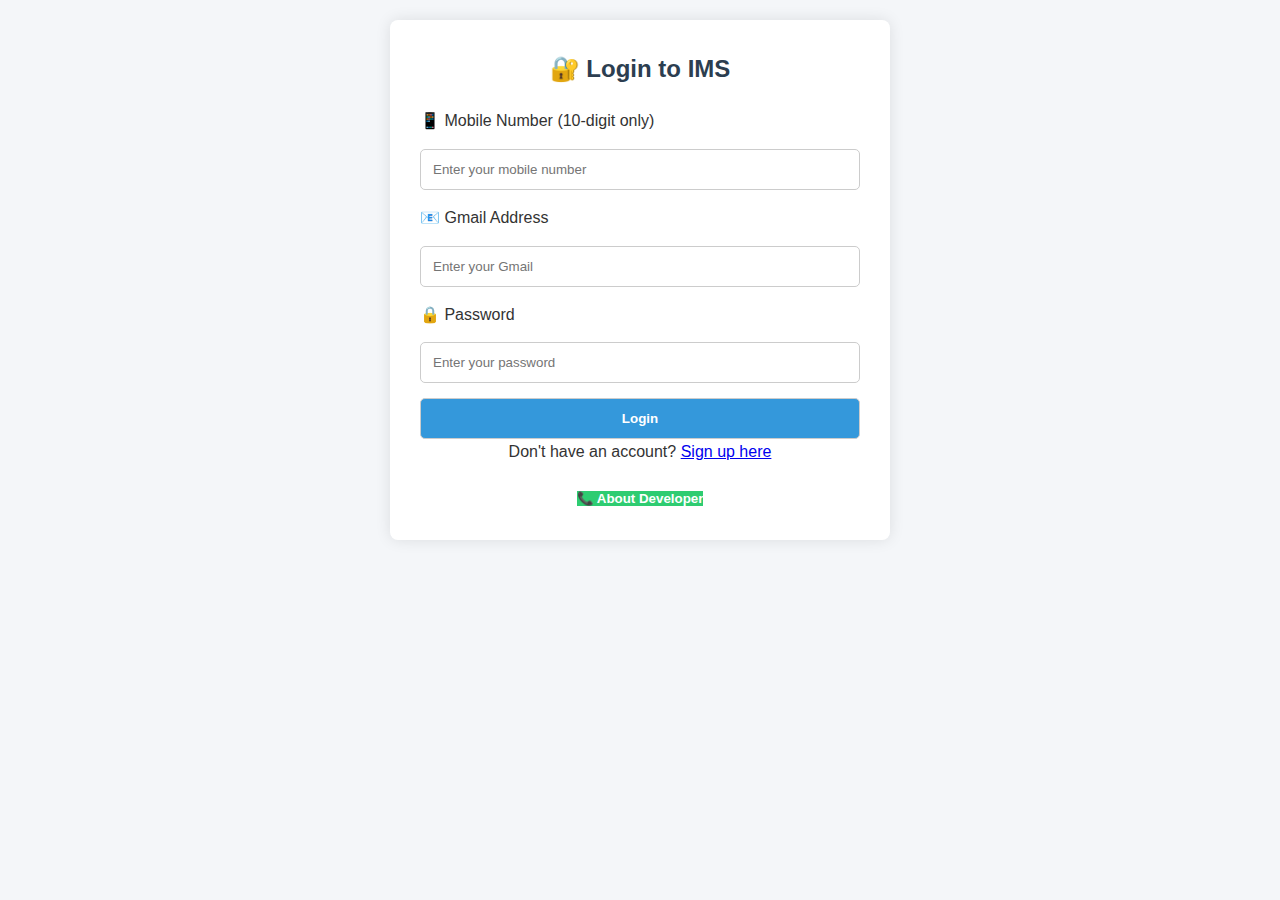
<file: login.html>
<!DOCTYPE html>
<html lang="en">
<head>
  <meta charset="UTF-8" />
  <meta name="viewport" content="width=device-width, initial-scale=1.0"/>
  <title>Login - IMS</title>
  <link rel="stylesheet" href="assets/style.css" />
</head>
<body>
  <div class="container">
    <h2 class="page-title">🔐 Login to IMS</h2>

    <form action="php/login.php" method="POST" class="form-box">
      <label for="phone">📱 Mobile Number (10-digit only)</label>
      <input type="tel" id="phone" name="phone" pattern="[6-9]{1}[0-9]{9}" required placeholder="Enter your mobile number" />

      <label for="email">📧 Gmail Address</label>
      <input type="email" id="email" name="email" pattern="+@gmail.com" required placeholder="Enter your Gmail" />

      <label for="password">🔒 Password</label>
      <input type="password" id="password" name="password" required placeholder="Enter your password" />

      <button type="submit" class="btn">Login</button>
    </form>

    <p style="text-align: center;">Don't have an account? <a href="signup.html">Sign up here</a></p>

    <div style="text-align: center; margin-top: 20px;">
      <button onclick="showDevInfo()" class="btn secondary">📞 About Developer</button>
    </div>
  </div>

  <script>
    function showDevInfo() {
      alert("👨‍💻 Developer Info:\\nName: Jayanta Kumar Kakati\\nPhone: +91-XXXXXXXXXX\\nWebsite: https://yourwebsite.com\\nSupport: Contact for technical issues.");
    }
  </script>
</body>
</html>
</file>
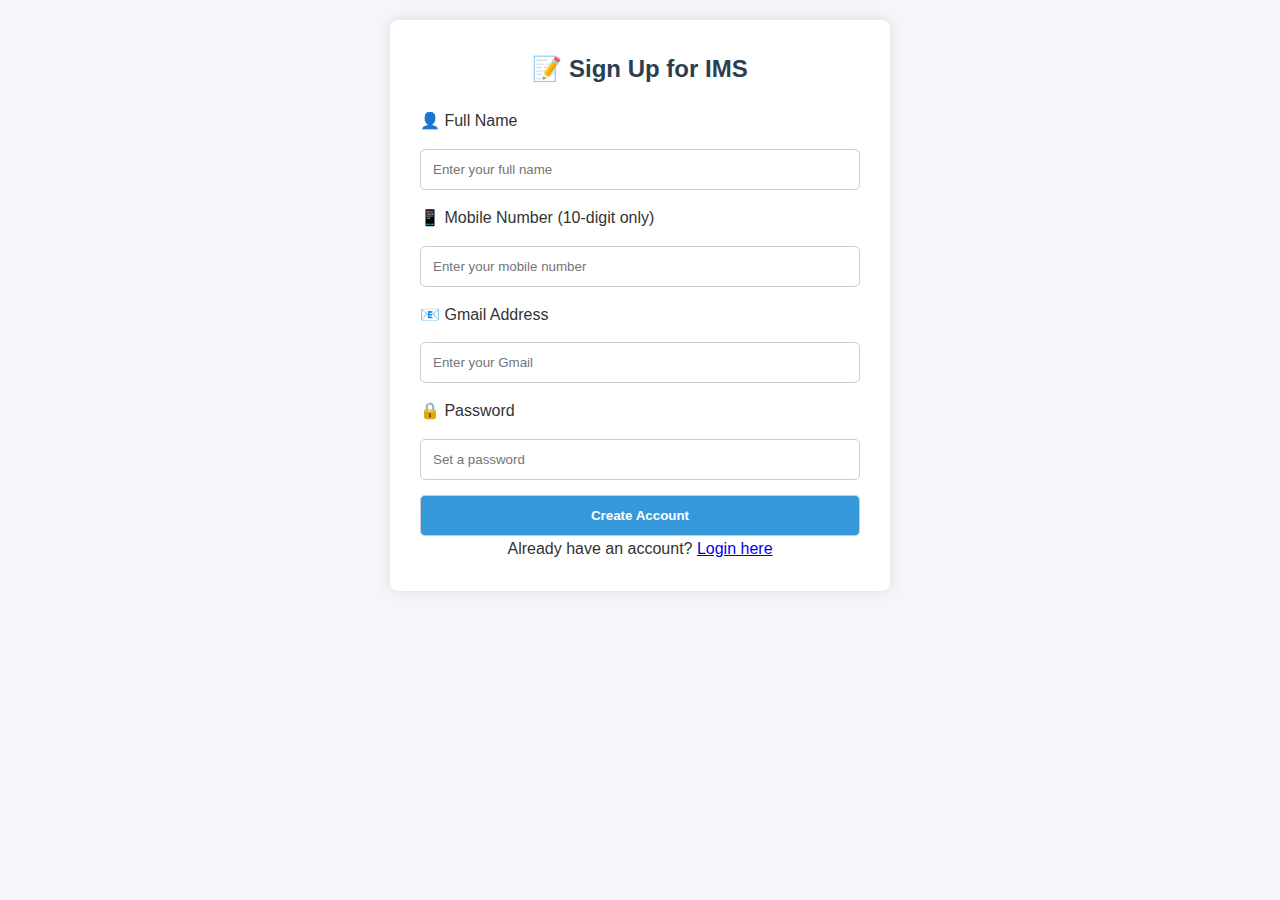
<file: signup.html>
<!DOCTYPE html>
<html lang="en">
<head>
  <meta charset="UTF-8" />
  <meta name="viewport" content="width=device-width, initial-scale=1.0"/>
  <title>Sign Up - IMS</title>
  <link rel="stylesheet" href="assets/style.css" />
</head>
<body>
  <div class="container">
    <h2 class="page-title">📝 Sign Up for IMS</h2>

    <form action="php/signup.php" method="POST" class="form-box">
      <label for="name">👤 Full Name</label>
      <input type="text" id="name" name="name" required placeholder="Enter your full name" />

      <label for="phone">📱 Mobile Number (10-digit only)</label>
      <input type="tel" id="phone" name="phone" pattern="[6-9]{1}[0-9]{9}" required placeholder="Enter your mobile number" />

      <label for="email">📧 Gmail Address</label>
      <input type="email" id="email" name="email" pattern=".+@gmail\\.com" required placeholder="Enter your Gmail" />

      <label for="password">🔒 Password</label>
      <input type="password" id="password" name="password" required placeholder="Set a password" />

      <button type="submit" class="btn">Create Account</button>
    </form>

    <p style="text-align: center;">Already have an account? <a href="login.html">Login here</a></p>
  </div>
</body>
</html>
</file>
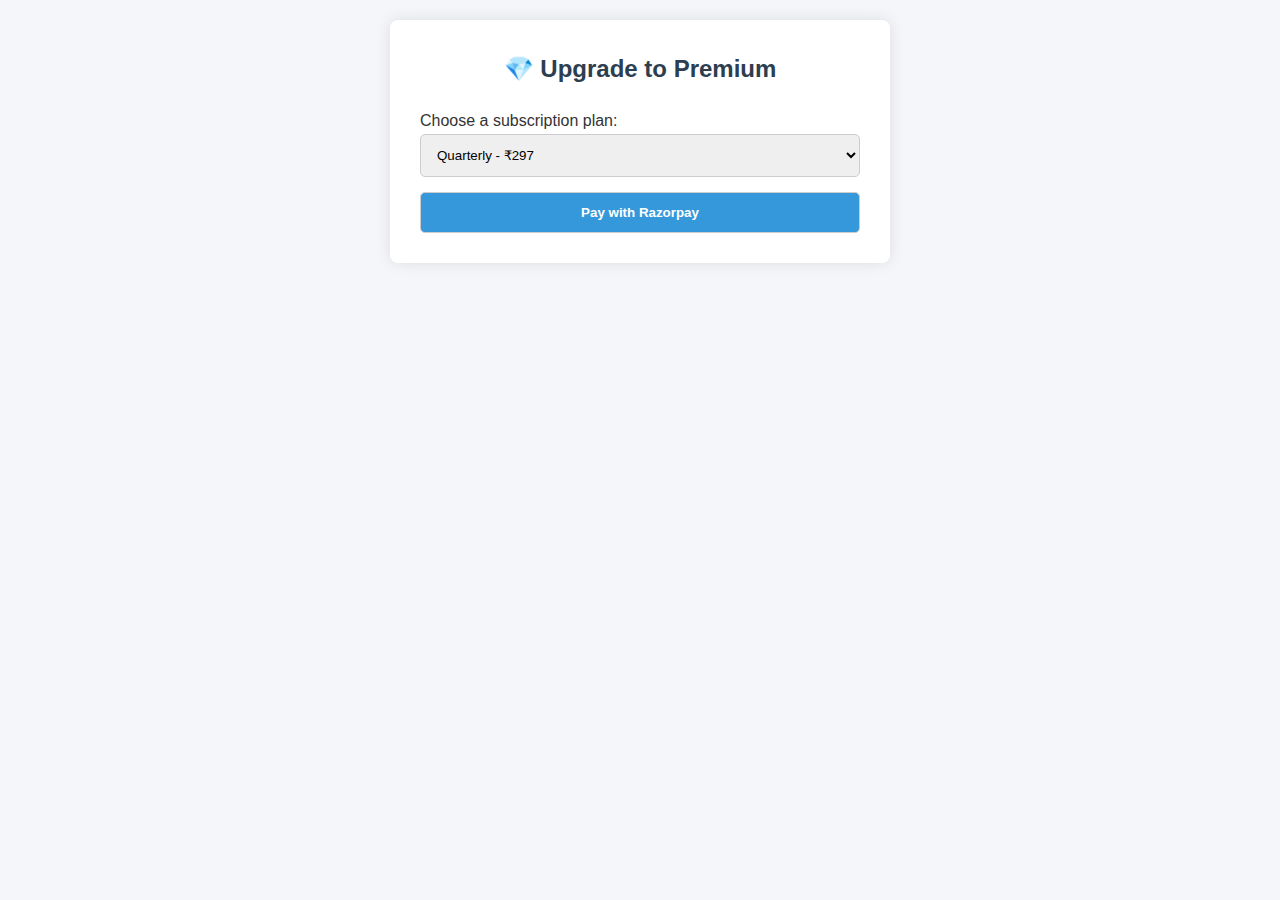
<file: subscription.html>
<!DOCTYPE html>
<html lang="en">
<head>
  <meta charset="UTF-8">
  <title>Subscribe - IMS</title>
  <link rel="stylesheet" href="assets/style.css" />
</head>
<body>
  <div class="container">
    <h2>💎 Upgrade to Premium</h2>
    <p>Choose a subscription plan:</p>

    <div class="form-box">
      <select id="plan">
        <option value="297">Quarterly - ₹297</option>
        <option value="1188">Annually - ₹1188</option>
      </select>
      <button class="btn" onclick="payNow()">Pay with Razorpay</button>
    </div>
  </div>

  <script src="https://checkout.razorpay.com/v1/checkout.js"></script>
  <script>
    function payNow() {
      const amount = document.getElementById("plan").value;
      const options = {
        "key": "YOUR_RAZORPAY_KEY_ID", // Replace with your Razorpay Key ID
        "amount": amount * 100, // in paise
        "currency": "INR",
        "name": "IMS Subscription",
        "description": "Premium Subscription",
        "handler": function (response) {
          // On success, redirect to server to activate subscription
          window.location.href = `php/activate-subscription.php?amount=${amount}&payment_id=${response.razorpay_payment_id}`;
        },
        "prefill": {
          "name": "<?= $_SESSION['username'] ?? 'User'; ?>",
          "email": "",
          "contact": ""
        },
        "theme": {
          "color": "#2ecc71"
        }
      };
      const rzp = new Razorpay(options);
      rzp.open();
    }
  </script>
</body>
</html>
</file>
<file: assets/style.css>
/* General Reset */
* {
  margin: 0;
  padding: 0;
  box-sizing: border-box;
}

/* Body Styling */
body {
  font-family: 'Segoe UI', sans-serif;
  background: #f4f6f9;
  color: #333;
  line-height: 1.6;
  padding: 20px;
}

/* Headers */
h1, h2, h3 {
  text-align: center;
  margin-bottom: 20px;
  color: #2c3e50;
}

/* Layout Containers */
.container {
  max-width: 500px;
  margin: auto;
  background: #fff;
  padding: 30px;
  box-shadow: 0 0 15px rgba(0,0,0,0.1);
  border-radius: 8px;
}

.form-box {
  display: flex;
  flex-direction: column;
  gap: 15px;
}

.form-box input,
.form-box select,
.form-box button {
  padding: 12px;
  border: 1px solid #ccc;
  border-radius: 5px;
}

/* Buttons */
.btn {
  background: #3498db;
  color: #fff;
  font-weight: bold;
  border: none;
  cursor: pointer;
  transition: 0.3s;
}

.btn:hover {
  background: #2980b9;
}

.btn.secondary {
  background: #2ecc71;
}

.btn.secondary:hover {
  background: #27ae60;
}

/* Navigation */
.dashboard-header {
  display: flex;
  justify-content: space-between;
  align-items: center;
  background: #34495e;
  color: #fff;
  padding: 20px;
}

.nav-links {
  list-style: none;
  display: flex;
  gap: 20px;
}

.nav-links a {
  color: #fff;
  text-decoration: none;
  font-weight: bold;
}

.nav-links a:hover {
  text-decoration: underline;
}

/* Dashboard Main Section */
.dashboard-main {
  padding: 30px;
}

.card-grid {
  display: flex;
  flex-wrap: wrap;
  justify-content: center;
  gap: 20px;
}

.card {
  background: #fff;
  padding: 20px;
  border-radius: 8px;
  box-shadow: 0 0 10px rgba(0,0,0,0.08);
  width: 250px;
  text-align: center;
}

.card h3 {
  margin-bottom: 10px;
}

.card p {
  margin-bottom: 15px;
}

/* Billing Invoice */
.invoice-box {
  margin-top: 30px;
  background: #fff;
  padding: 20px;
  border-radius: 8px;
  box-shadow: 0 0 8px rgba(0,0,0,0.1);
}

.invoice-box table {
  width: 100%;
  border-collapse: collapse;
  margin-top: 20px;
}

.invoice-box table th,
.invoice-box table td {
  border: 1px solid #ddd;
  padding: 10px;
  text-align: center;
}

.invoice-box p {
  text-align: right;
  font-size: 18px;
  margin-top: 10px;
}

/* Footer */
.footer {
  text-align: center;
  margin-top: 30px;
  font-size: 14px;
  color: #555;
}

.footer a {
  color: #3498db;
  text-decoration: none;
}

.footer a:hover {
  text-decoration: underline;
}

/* Responsive */
@media (max-width: 768px) {
  .card-grid {
    flex-direction: column;
    align-items: center;
  }

  .dashboard-header {
    flex-direction: column;
    text-align: center;
    gap: 10px;
  }

  .nav-links {
    flex-direction: column;
    gap: 10px;
  }
}
</file>
